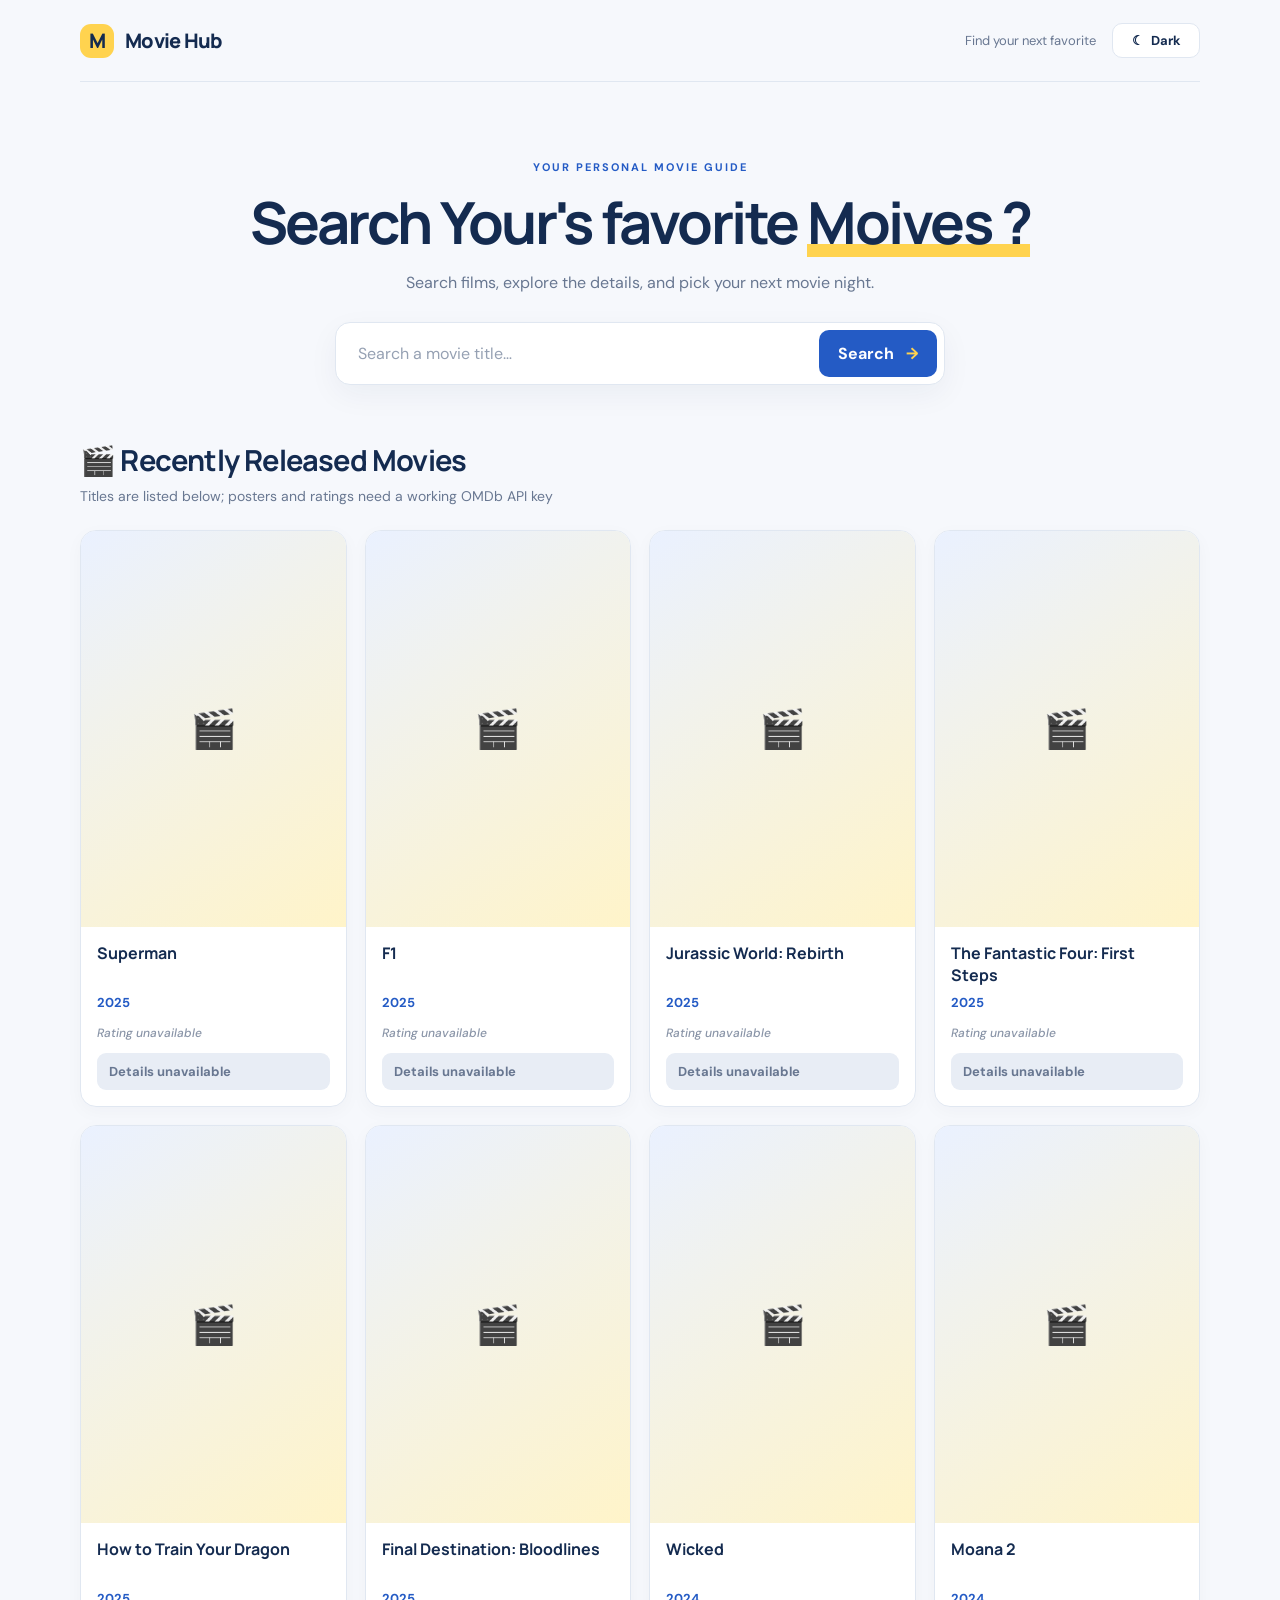
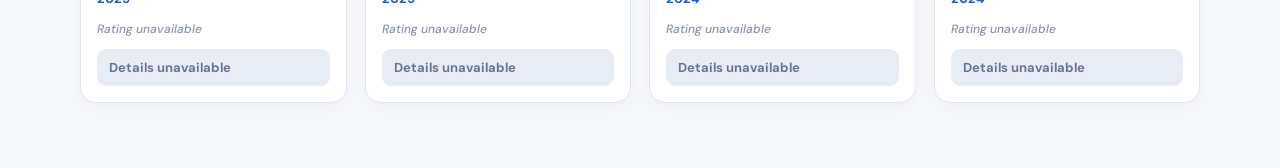
<file: index.html>
<!DOCTYPE html>
<html lang="en">

<head>
    <meta charset="UTF-8">
    <meta name="viewport" content="width=device-width, initial-scale=1.0">
    <title>Movie Hub</title>
    <script src="theme.js"></script>
    <link rel="stylesheet" href="style.css">
    <!-- <script src="https://cdn.jsdelivr.net/npm/@tailwindcss/browser@4"></script> -->
</head>

<body>
    <main class="page-shell">
      <header class="site-header"><a class="brand" href="index.html"><span class="brand-mark">M</span> Movie Hub</a><div class="header-tools"><span class="header-note">Find your next favorite</span><button class="theme-toggle" type="button" aria-label="Switch to dark mode"></button></div></header>
      <section class="hero">
        <p class="eyebrow">YOUR PERSONAL MOVIE GUIDE</p>
        <h1>Search Your's favorite <span> Moives ?</span></h1>
        <p class="intro">Search films, explore the details, and pick your next movie night.</p>
        <form id="movieForm" class="search-form">
            <input id="movieInput" type="search" autocomplete="off" placeholder="Search a movie title…" aria-label="Movie title">
            <button type="submit">Search <span aria-hidden="true">→</span></button>
        </form>
      </section>
      <section class="movies-section" aria-labelledby="moviesHeading">
        <div class="section-heading"><h2 id="moviesHeading">🎬 Recently Released Movies</h2><p id="moviesSubheading">Fresh picks from 2024–2026</p></div>
        <div id="movieHub" class="movie-grid" aria-live="polite" aria-busy="true"></div>
      </section>
    </main>
    <script src="script.js"></script>
</body>

</html>
</file>
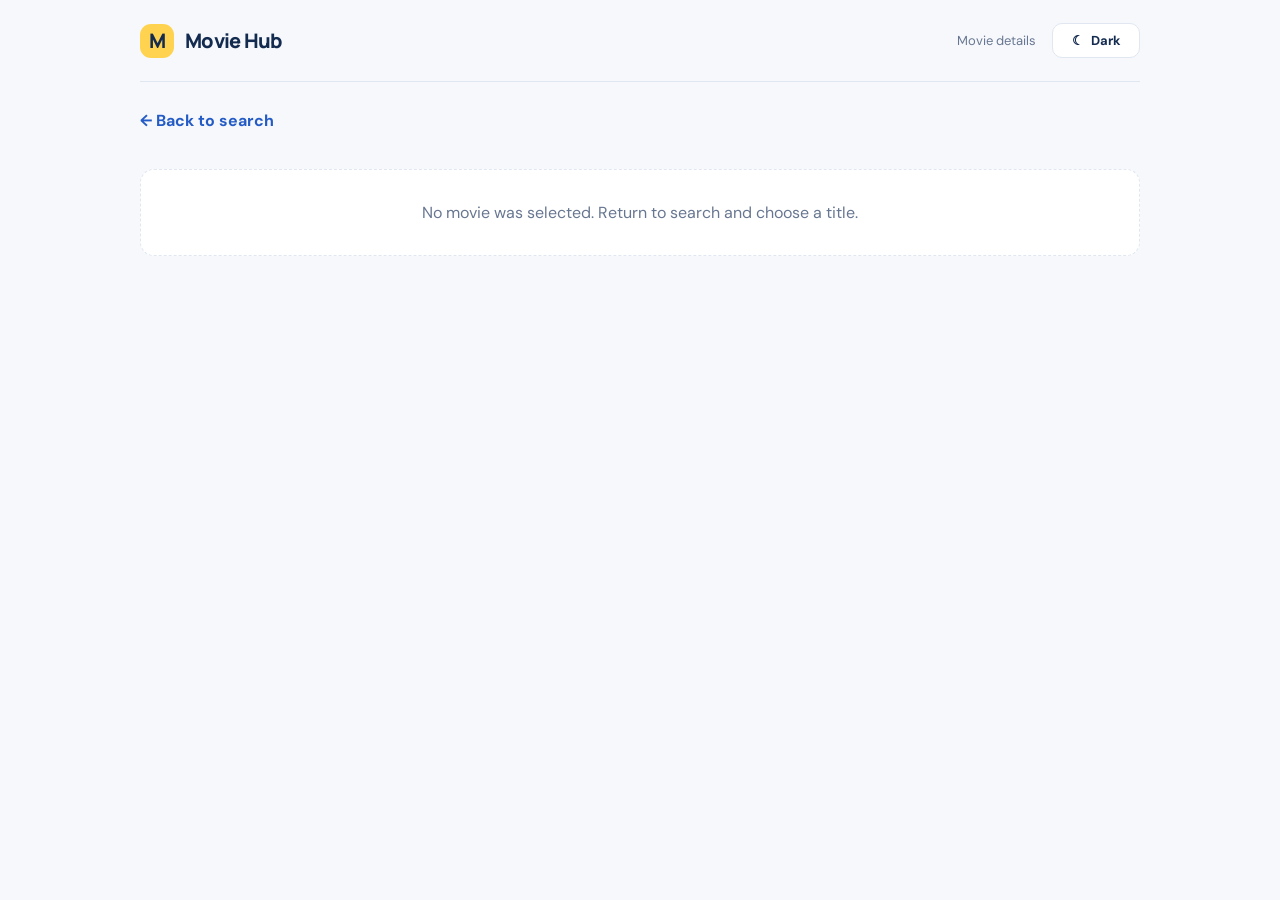
<file: movie-details.html>
<!DOCTYPE html>
<html lang="en">
<head>
    <meta charset="UTF-8">
    <meta name="viewport" content="width=device-width, initial-scale=1.0">
    <title>Movie details</title>
    <script src="theme.js"></script>
    <link rel="stylesheet" href="style.css">
</head>
<body>
    <main class="page-shell details-shell">
      <header class="site-header"><a class="brand" href="index.html"><span class="brand-mark">M</span> Movie Hub</a><div class="header-tools"><span class="header-note">Movie details</span><button class="theme-toggle" type="button" aria-label="Switch to dark mode"></button></div></header>
      <a class="details-back" href="index.html">← Back to search</a>
      <div id="movie-detail" aria-live="polite"></div>
    </main>

    <script src="movie-details.js"></script>
</body>
</html>
</file>
<file: style.css>
@import url('https://fonts.googleapis.com/css2?family=DM+Sans:wght@400;500;600;700&family=Manrope:wght@500;600;700;800&display=swap');

:root { color-scheme:light; --navy:#142b50; --blue:#245bc5; --blue-pale:#eaf1ff; --yellow:#ffd34f; --ink:#182846; --muted:#687791; --paper:#f6f8fc; --surface:#fff; --border:#e0e7f1; --soft-surface:#f7f9fc; --soft-border:#e8edf5; --skeleton-a:#e8edf5; --skeleton-b:#f7f9fc; }
:root[data-theme="dark"] { color-scheme:dark; --navy:#eaf1ff; --blue:#8eb1ff; --blue-pale:#243858; --yellow:#ffd34f; --ink:#e7edf8; --muted:#aab7cc; --paper:#111a2b; --surface:#19263b; --border:#2d3c54; --soft-surface:#202f47; --soft-border:#30415b; --skeleton-a:#263750; --skeleton-b:#31435d; }
* { box-sizing:border-box; }
[hidden] { display:none !important; }
body { margin:0; min-height:100vh; background:var(--paper); color:var(--ink); font-family:'DM Sans',sans-serif; transition:background .2s,color .2s; }
button,input { font:inherit; }
.page-shell { max-width:1120px; width:calc(100% - 48px); margin:0 auto; }
.site-header { height:82px; display:flex; align-items:center; justify-content:space-between; border-bottom:1px solid var(--border); }
.brand { display:flex; align-items:center; gap:11px; color:var(--navy); text-decoration:none; font:800 20px 'Manrope',sans-serif; letter-spacing:-.7px; }
.brand-mark { width:34px; height:34px; display:grid; place-items:center; border-radius:11px; background:var(--yellow); color:var(--navy); }
.header-note { color:var(--muted); font-size:13px; }
.header-tools { display:flex; align-items:center; gap:16px; }
.theme-toggle { min-width:88px; padding:8px 11px; display:inline-flex; align-items:center; justify-content:center; gap:7px; border:1px solid var(--border); border-radius:10px; color:var(--navy); background:var(--surface); cursor:pointer; font-size:13px; font-weight:700; transition:background .2s,border-color .2s,transform .2s; }
.theme-toggle:hover { transform:translateY(-1px); border-color:var(--blue); }
.hero { padding:78px 0 48px; text-align:center; }
.eyebrow { margin:0 0 15px; color:var(--blue); font-size:11px; font-weight:700; letter-spacing:2px; }
h1,h2 { font-family:'Manrope',sans-serif; }
.hero h1 { margin:0; color:var(--navy); font-size:clamp(36px,6vw,58px); line-height:1.13; letter-spacing:-2.5px; }
.hero h1 span { position:relative; z-index:0; white-space:nowrap; }
.hero h1 span::after { content:''; position:absolute; z-index:-1; left:0; right:0; bottom:4px; height:13px; background:var(--yellow); }
.intro { margin:17px 0 29px; color:var(--muted); font-size:16px; }
.search-form { max-width:610px; margin:auto; padding:7px; display:flex; gap:8px; background:var(--surface); border:1px solid var(--border); border-radius:15px; box-shadow:0 10px 30px #1828460d; }
.search-form:focus-within { border-color:#87a7e8; box-shadow:0 0 0 4px #245bc51a; }
.search-form input { min-width:0; flex:1; padding:0 15px; border:0; outline:0; color:var(--ink); background:transparent; }
.search-form input::placeholder { color:#96a1b3; }
.search-form button,.primary-button { padding:13px 19px; border:0; border-radius:10px; color:white; background:var(--blue); font-weight:700; cursor:pointer; transition:background .2s,transform .2s; }
.search-form button:hover,.primary-button:hover { background:var(--navy); transform:translateY(-1px); }
.search-form button span { margin-left:8px; color:var(--yellow); }
.movies-section { padding:7px 0 65px; }
.section-heading { margin:0 0 20px; }
.section-heading h2 { margin:0; color:var(--navy); font-size:clamp(22px,3vw,29px); letter-spacing:-.8px; }
.section-heading p { margin:7px 0 0; color:var(--muted); font-size:14px; }
.movie-grid { padding:5px 0 0; display:grid; grid-template-columns:repeat(4,minmax(0,1fr)); gap:18px; }
.movie-card { min-width:0; display:flex; flex-direction:column; overflow:hidden; border:1px solid var(--border); border-radius:16px; background:var(--surface); box-shadow:0 5px 18px #18284608; animation:card-enter .45s both; animation-delay:calc(var(--card-index,0) * 45ms); transition:transform .2s,border-color .2s,box-shadow .2s; }
.movie-card:hover { transform:translateY(-4px); border-color:#b8caeb; box-shadow:0 12px 25px #18284612; }
.movie-poster-wrap { width:100%; aspect-ratio:2/3; overflow:hidden; background:var(--blue-pale); }
.movie-poster-link { display:block; width:100%; height:100%; }
.movie-poster-link:focus-visible { outline:3px solid var(--yellow); outline-offset:-3px; }
.movie-poster { display:block; width:100%; height:100%; object-fit:cover; }
.poster-placeholder { display:grid; width:100%; height:100%; min-height:170px; place-items:center; color:var(--blue); background:linear-gradient(145deg,#eaf1ff,#fff4c9); font-size:38px; }
.movie-card-copy { min-width:0; flex:1; padding:16px; display:flex; flex-direction:column; align-items:flex-start; }
.movie-title { min-height:2.7em; margin:0; color:var(--navy); font:700 16px/1.35 'Manrope',sans-serif; }
.movie-year { margin:8px 0 0; color:var(--blue); font-size:13px; font-weight:700; }
.movie-rating { margin:12px 0; color:#b17800; font-weight:700; font-size:14px; }
.movie-rating span { color:var(--muted); font-size:12px; font-weight:500; }
.movie-rating .rating-unavailable { color:#8994a7; font-style:italic; }
.movie-details-button { width:100%; margin-top:auto; padding:10px 12px; display:flex; align-items:center; justify-content:space-between; border-radius:9px; background:var(--blue); color:white; text-decoration:none; font-size:13px; font-weight:700; transition:background .2s,transform .2s; }
.movie-details-button:hover { background:var(--navy); transform:translateY(-1px); }
.movie-details-button span { color:var(--yellow); }
.movie-details-button.is-disabled { background:var(--soft-border); color:var(--muted); }
.movie-grid.is-loaded { animation:fade-in .35s ease both; }
.movie-skeleton { overflow:hidden; border:1px solid var(--border); border-radius:16px; background:var(--surface); }
.skeleton-poster { aspect-ratio:2/3; background:linear-gradient(100deg,var(--skeleton-a) 20%,var(--skeleton-b) 40%,var(--skeleton-a) 60%); background-size:200% 100%; animation:shimmer 1.25s linear infinite; }
.skeleton-copy { padding:16px; }
.skeleton-copy i { display:block; height:12px; margin:8px 0; border-radius:8px; background:linear-gradient(100deg,var(--skeleton-a) 20%,var(--skeleton-b) 40%,var(--skeleton-a) 60%); background-size:200% 100%; animation:shimmer 1.25s linear infinite; }
.skeleton-copy i:nth-child(2) { width:55%; }
.skeleton-copy i:nth-child(3) { height:34px; margin-top:18px; }
@keyframes shimmer { to { background-position-x:-200%; } }
@keyframes fade-in { from { opacity:0; } to { opacity:1; } }
@keyframes card-enter { from { opacity:0; transform:translateY(10px); } to { opacity:1; transform:translateY(0); } }
.empty-state { grid-column:1/-1; padding:32px 20px; text-align:center; color:var(--muted); background:var(--surface); border:1px dashed var(--border); border-radius:14px; }
.loader { grid-column:1/-1; justify-self:center; width:36px; height:36px; margin:14px; border:4px solid #dce6f8; border-top-color:var(--blue); border-radius:50%; animation:spin .8s linear infinite; }
@keyframes spin { to { transform:rotate(360deg); } }
.details-shell { max-width:1000px; }
.details-back { display:inline-flex; margin:28px 0 22px; color:var(--blue); font-weight:700; text-decoration:none; }
.details-card { display:grid; grid-template-columns:minmax(200px,280px) minmax(0,1fr); gap:clamp(24px,5vw,48px); padding:clamp(24px,5vw,48px); border:1px solid var(--border); border-radius:22px; background:var(--surface); box-shadow:0 14px 40px #1828460b; }
.details-poster-wrap { align-self:start; overflow:hidden; border-radius:14px; background:var(--blue-pale); box-shadow:0 12px 30px #142b5020; }
.details-poster { display:block; width:100%; height:auto; max-height:440px; object-fit:cover; }
.details-poster-fallback { min-height:360px; font-size:56px; }
.details-copy { min-width:0; }
.details-card h1 { margin:0 0 8px; color:var(--navy); font-size:clamp(30px,5vw,46px); letter-spacing:-1.5px; }
.details-meta { display:flex; flex-wrap:wrap; gap:9px; margin:18px 0 30px; }
.meta-chip { padding:8px 12px; border-radius:999px; background:var(--blue-pale); color:var(--blue); font-size:13px; font-weight:700; }
.rating-chip { background:var(--yellow); color:var(--navy); }
.detail-block { padding:20px 0; border-top:1px solid var(--soft-border); }
.detail-block h2 { margin:0 0 9px; color:var(--blue); font-size:13px; letter-spacing:.7px; text-transform:uppercase; }
.detail-block p { margin:0; color:#52617a; line-height:1.7; }
.detail-columns { display:grid; grid-template-columns:repeat(2,minmax(0,1fr)); gap:20px; }
.detail-action { display:inline-flex; margin-top:10px; text-decoration:none; }
@media (max-width:900px) { .movie-grid { grid-template-columns:repeat(2,minmax(0,1fr)); gap:14px; } .details-card { grid-template-columns:minmax(0,1fr); } .details-poster-wrap { width:min(100%,280px); justify-self:center; } }
@media (max-width:600px) { .page-shell { width:calc(100% - 32px); } .site-header { height:68px; } .header-note { font-size:11px; } .hero { padding:60px 0 36px; } .intro { font-size:14px; line-height:1.6; } .search-form { border-radius:13px; } .search-form input { padding-left:10px; font-size:14px; } .search-form button { padding:12px 14px; } .movie-grid { grid-template-columns:minmax(0,1fr); gap:14px; } .movie-card { flex-direction:row; min-height:190px; } .movie-poster-wrap { width:125px; min-width:125px; min-height:190px; aspect-ratio:auto; } .movie-card-copy { padding:17px; } .movie-title { min-height:0; font-size:16px; } .movie-details-button { max-width:190px; } .detail-columns { grid-template-columns:1fr; gap:0; } }
@media (max-width:600px) { .header-tools { gap:9px; } .header-note { display:none; } .theme-toggle { min-width:76px; padding:7px 9px; } }

:root[data-theme="dark"] .movie-card:hover { border-color:#5978ad; box-shadow:0 12px 25px #0005; }
:root[data-theme="dark"] .poster-placeholder { background:linear-gradient(145deg,#243858,#3b3541); }
:root[data-theme="dark"] .search-form { box-shadow:0 10px 30px #0003; }
:root[data-theme="dark"] .details-card { box-shadow:0 14px 40px #0003; }
:root[data-theme="dark"] .loader { border-color:#30415b; border-top-color:var(--blue); }
.brand-mark,.rating-chip { color:#142b50; }
</file>
